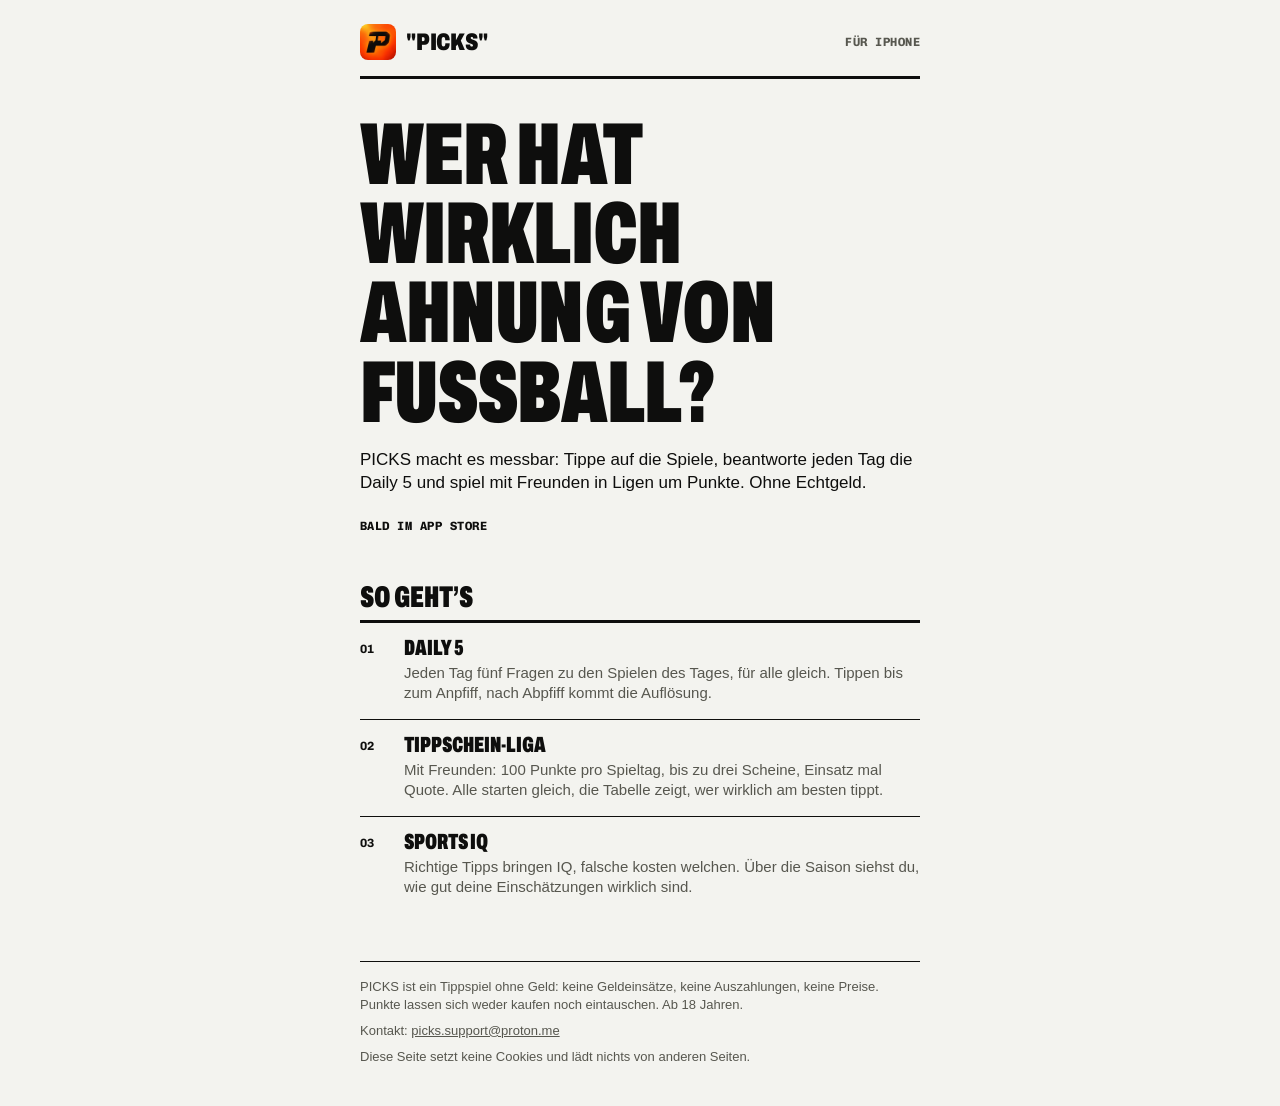
<file: index.html>
<!doctype html>
<html lang="de">
<head>
<meta charset="utf-8">
<meta name="viewport" content="width=device-width, initial-scale=1, viewport-fit=cover">
<title>PICKS · Fußball tippen mit Freunden</title>
<meta name="description" content="Tippe auf die Spiele, beantworte jeden Tag die Daily 5 und spiel mit Freunden in Tippschein-Ligen. Ohne Echtgeld, für iPhone.">
<link rel="canonical" href="https://picks-app.de/">
<meta name="theme-color" content="#f3f3ef" media="(prefers-color-scheme: light)">
<meta name="theme-color" content="#0f0f0e" media="(prefers-color-scheme: dark)">
<link rel="icon" href="/favicon.ico" sizes="16x16 32x32 48x48">
<link rel="icon" href="/favicon.svg" type="image/svg+xml">
<link rel="apple-touch-icon" href="/apple-touch-icon.png">
<meta property="og:type" content="website">
<meta property="og:site_name" content="PICKS">
<meta property="og:locale" content="de_DE">
<meta property="og:url" content="https://picks-app.de/">
<meta property="og:title" content="PICKS · Fußball tippen mit Freunden">
<meta property="og:description" content="Tippe auf die Spiele, beantworte jeden Tag die Daily 5 und spiel mit Freunden in Tippschein-Ligen. Ohne Echtgeld.">
<meta property="og:image" content="https://picks-app.de/og.png">
<meta property="og:image:width" content="1200">
<meta property="og:image:height" content="630">
<meta property="og:image:alt" content="PICKS: Wer hat wirklich Ahnung von Fußball?">
<meta name="twitter:card" content="summary_large_image">
<link rel="preload" href="/fonts/archivo.woff2" as="font" type="font/woff2" crossorigin>
<link rel="stylesheet" href="/site.css">
</head>
<body>
<main>
  <header class="top">
    <a class="brand" href="/" aria-current="page" aria-label="PICKS, Startseite"><img src="/apple-touch-icon.png" width="36" height="36" alt=""><span class="wordmark">"PICKS"</span></a>
    <p class="label">Für iPhone</p>
  </header>

  <h1>Wer hat wirklich Ahnung von Fußball?</h1>
  <p class="lead">PICKS macht es messbar: Tippe auf die Spiele, beantworte jeden Tag die Daily&nbsp;5 und spiel mit Freunden in Ligen um Punkte. Ohne Echtgeld.</p>
  <p class="label soon">Bald im App&nbsp;Store</p>

  <section aria-labelledby="how">
    <h2 id="how">So geht’s</h2>
    <ol class="steps">
      <li>
        <span class="label" aria-hidden="true">01</span>
        <h3>Daily 5</h3>
        <p>Jeden Tag fünf Fragen zu den Spielen des Tages, für alle gleich. Tippen bis zum Anpfiff, nach Abpfiff kommt die Auflösung.</p>
      </li>
      <li>
        <span class="label" aria-hidden="true">02</span>
        <h3>Tippschein-Liga</h3>
        <p>Mit Freunden: 100 Punkte pro Spieltag, bis zu drei Scheine, Einsatz mal Quote. Alle starten gleich, die Tabelle zeigt, wer wirklich am besten tippt.</p>
      </li>
      <li>
        <span class="label" aria-hidden="true">03</span>
        <h3>Sports IQ</h3>
        <p>Richtige Tipps bringen IQ, falsche kosten welchen. Über die Saison siehst du, wie gut deine Einschätzungen wirklich sind.</p>
      </li>
    </ol>
  </section>

  <footer>
    <p>PICKS ist ein Tippspiel ohne Geld: keine Geldeinsätze, keine Auszahlungen, keine Preise. Punkte lassen sich weder kaufen noch eintauschen. Ab 18 Jahren.</p>
    <p>Kontakt: <a href="mailto:picks.support@proton.me">picks.support@proton.me</a></p>
    <p>Diese Seite setzt keine Cookies und lädt nichts von anderen Seiten.</p>
  </footer>
</main>
</body>
</html>
</file>
<file: site.css>
/* picks-app.de, in the app's look (DESIGN.md): cotton and ink, Archivo condensed for titles,
   Chivo Mono for labels, SF for sentences, 4-px plates, orange only for the one main action. */

@font-face {
  font-family: "Archivo";
  src: url("/fonts/archivo.woff2") format("woff2");
  font-weight: 800 900;
  font-stretch: 62% 75%;
  font-display: swap;
}
@font-face {
  font-family: "Chivo Mono";
  src: url("/fonts/chivo-mono.woff2") format("woff2");
  font-weight: 400 700;
  font-display: swap;
}

:root {
  color-scheme: light dark;
  --ground: #f3f3ef;
  --ink: #0e0e0d;
  --muted: #57574f;
  --plate: #ffffff;
  --orange: #ff5b1a;
  --on-orange: #0e0e0d;
  --gutter: 20px;
  --hairline: 1.5px;
  --rule: 3px;
  --radius: 4px;
  --display: "Archivo", "Arial Narrow", sans-serif;
  --mono: "Chivo Mono", ui-monospace, Menlo, monospace;
  --body: -apple-system, BlinkMacSystemFont, "SF Pro Text", "Helvetica Neue", Arial, sans-serif;
}
@media (prefers-color-scheme: dark) {
  :root {
    --ground: #0f0f0e;
    --ink: #eeeee8;
    --muted: #a6a69c;
    --plate: #1a1a18;
    --orange: #ff6b2c;
  }
}

* { box-sizing: border-box; }
html { -webkit-text-size-adjust: 100%; text-size-adjust: 100%; }
body {
  margin: 0;
  min-height: 100vh;
  min-height: 100dvh;
  background: var(--ground);
  color: var(--ink);
  font: 17px/23px var(--body);
  -webkit-font-smoothing: antialiased;
}
main {
  width: 100%;
  max-width: 600px;
  margin: 0 auto;
  padding: max(24px, env(safe-area-inset-top)) max(var(--gutter), env(safe-area-inset-right)) max(32px, env(safe-area-inset-bottom)) max(var(--gutter), env(safe-area-inset-left));
}
a { color: inherit; }
:focus-visible { outline: 2px solid var(--ink); outline-offset: 3px; border-radius: 2px; }

/* Header: icon and wordmark, a mono label, the 3-px ink rule. */
.top {
  display: flex;
  align-items: center;
  justify-content: space-between;
  gap: 12px;
  padding-bottom: 16px;
  border-bottom: var(--rule) solid var(--ink);
}
.brand { display: inline-flex; align-items: center; gap: 10px; text-decoration: none; }
.brand img { width: 36px; height: 36px; border-radius: 8px; display: block; }
.wordmark {
  font: 900 24px/1 var(--display);
  font-variation-settings: "wdth" 75;
  letter-spacing: -0.01em;
}
.label {
  margin: 0;
  font: 700 12px/16px var(--mono);
  letter-spacing: 0.04em;
  text-transform: uppercase;
  color: var(--muted);
}

h1 {
  margin: 36px 0 16px;
  font: 900 clamp(52px, 15vw, 88px)/0.9 var(--display);
  font-variation-settings: "wdth" 62;
  letter-spacing: -0.01em;
  text-transform: uppercase;
  overflow-wrap: break-word;
  hyphens: manual;
}
.label + h1 { margin-top: 10px; }
.lead { margin: 0; }
.muted { color: var(--muted); }

.button {
  display: flex;
  align-items: center;
  justify-content: center;
  min-height: 56px;
  margin: 28px 0 10px;
  padding: 0 16px;
  border-radius: var(--radius);
  background: var(--orange);
  color: var(--on-orange);
  text-decoration: none;
  text-transform: uppercase;
  font: 800 17px/1 var(--display);
  font-variation-settings: "wdth" 75;
  letter-spacing: 0.06em;
  -webkit-tap-highlight-color: transparent;
}
.button.outline { background: transparent; color: var(--ink); box-shadow: inset 0 0 0 var(--hairline) var(--ink); }
.button:active { opacity: 0.85; }
@media (hover: hover) { .button:hover { filter: brightness(1.06); } }
.button + .label { text-align: center; text-wrap: balance; }
.soon { margin-top: 24px; color: var(--ink); }
.nowrap { white-space: nowrap; }

/* Sections: title in condensed caps with the 3-px rule, rows with a hairline on top. */
section { margin-top: 48px; }
h2 {
  margin: 0;
  padding-bottom: 8px;
  border-bottom: var(--rule) solid var(--ink);
  font: 900 30px/1 var(--display);
  font-variation-settings: "wdth" 62;
  text-transform: uppercase;
}
.steps { list-style: none; margin: 0; padding: 0; }
.steps li {
  display: grid;
  grid-template-columns: 36px 1fr;
  gap: 4px 8px;
  padding: 14px 0 16px;
  border-bottom: var(--hairline) solid var(--ink);
}
.steps .label { padding-top: 4px; color: var(--ink); }
h3 {
  margin: 0;
  font: 900 22px/1 var(--display);
  font-variation-settings: "wdth" 62;
  text-transform: uppercase;
}
.steps p { grid-column: 2; margin: 0; font-size: 15px; line-height: 20px; color: var(--muted); }
.steps li:last-child { border-bottom: 0; }

/* The invite code as a plate. */
.code {
  display: flex;
  align-items: center;
  justify-content: space-between;
  gap: 12px;
  margin: 12px 0 0;
  padding: 14px 16px;
  border-radius: var(--radius);
  background: var(--plate);
  box-shadow: inset 0 0 0 var(--hairline) var(--ink);
}
.code strong {
  font: 700 30px/1 var(--mono);
  letter-spacing: 0.18em;
  -webkit-user-select: all;
  user-select: all;
}

footer {
  margin-top: 48px;
  padding-top: 16px;
  border-top: var(--hairline) solid var(--ink);
  font-size: 13px;
  line-height: 18px;
  color: var(--muted);
}
footer p { margin: 0 0 8px; }

[hidden] { display: none !important; }
</file>
